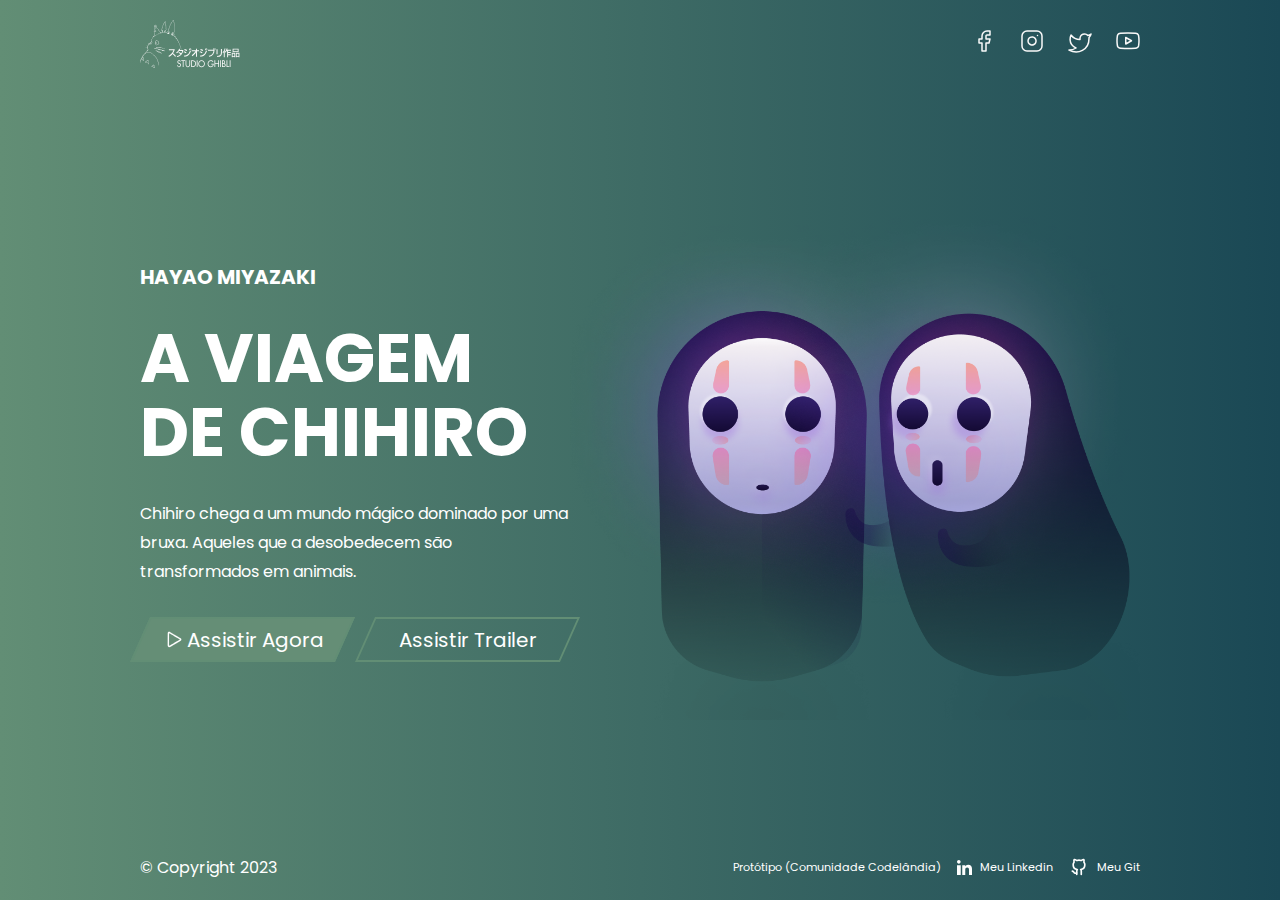
<file: Desafios/Desafio 05/index.html>
<!DOCTYPE html>
<html lang="pt-br">

<head>
    <meta charset="UTF-8">
    <meta name="viewport" content="width=device-width, initial-scale=1.0">
    <link rel="stylesheet" href="./style/style.css">
    <link rel="shortcut icon" href="img/logo-iuricode.svg" type="image/x-icon">
    <title>A Viagem de Chihiro</title>
</head>

<body>
    <header>
        <img class="logo-studio" src="img/logo.svg" alt="logo-studio-ghibli">
        <nav>
            <ul class="navigation">
                <li class="animation-li">
                    <img src="img/redes/facebook.svg" alt="">
                </li>
                <li class="animation-li">
                    <img src="img/redes/instagram.svg" alt="">
                </li>
                <li class="animation-li">
                    <img src="img/redes/twitter.svg" alt="">

                </li>
                <li class="animation-li">
                    <img src="img/redes/youtube.svg" alt="">
                </li>
            </ul>
        </nav>
    </header>
    <main>
        <section class="content">
            <div class="container-one">
                <h3 class="sub-title">Hayao Miyazaki</h3>
                <h1 class="title">A viagem de chihiro</h1>
                <p class="paragraph-content">
                    Chihiro chega a um mundo mágico dominado por uma bruxa. Aqueles que a desobedecem são transformados
                    em
                    animais.
                </p>
                <div class="container-buttons">
                    <a class="watch">
                        <img class="play-ico" src="img/play.svg" alt="">
                        <p>Assistir Agora</p>
                    </a>
                    <a class="watch-two">
                        <p>Assistir Trailer</p>
                    </a>
                </div>
            </div>
            <div class="container-two">
                <img src="img/ghost.png" alt="">
            </div>
        </section>
    </main>
    <footer>
        <span>© Copyright 2023</span>
        <div class="box">
            <a class="link"
                href="https://www.figma.com/file/Yb9IBH56g7T1hdIyZ3BMNO/Desafios---Codel%C3%A2ndia?type=design&node-id=5854%3A2&t=EYyifYaUGLNGNRRY-1">Protótipo
                (Comunidade Codelândia)</a>
            <a href=""><img src="img/redes/linkedin.svg" alt="">
                <p>Meu Linkedin</p>
            </a>
            <a href=""><img src="img/redes/github.svg" alt="">
                <p>Meu Git</p>
            </a>
        </div>
    </footer>
</body>

</html>
</file>
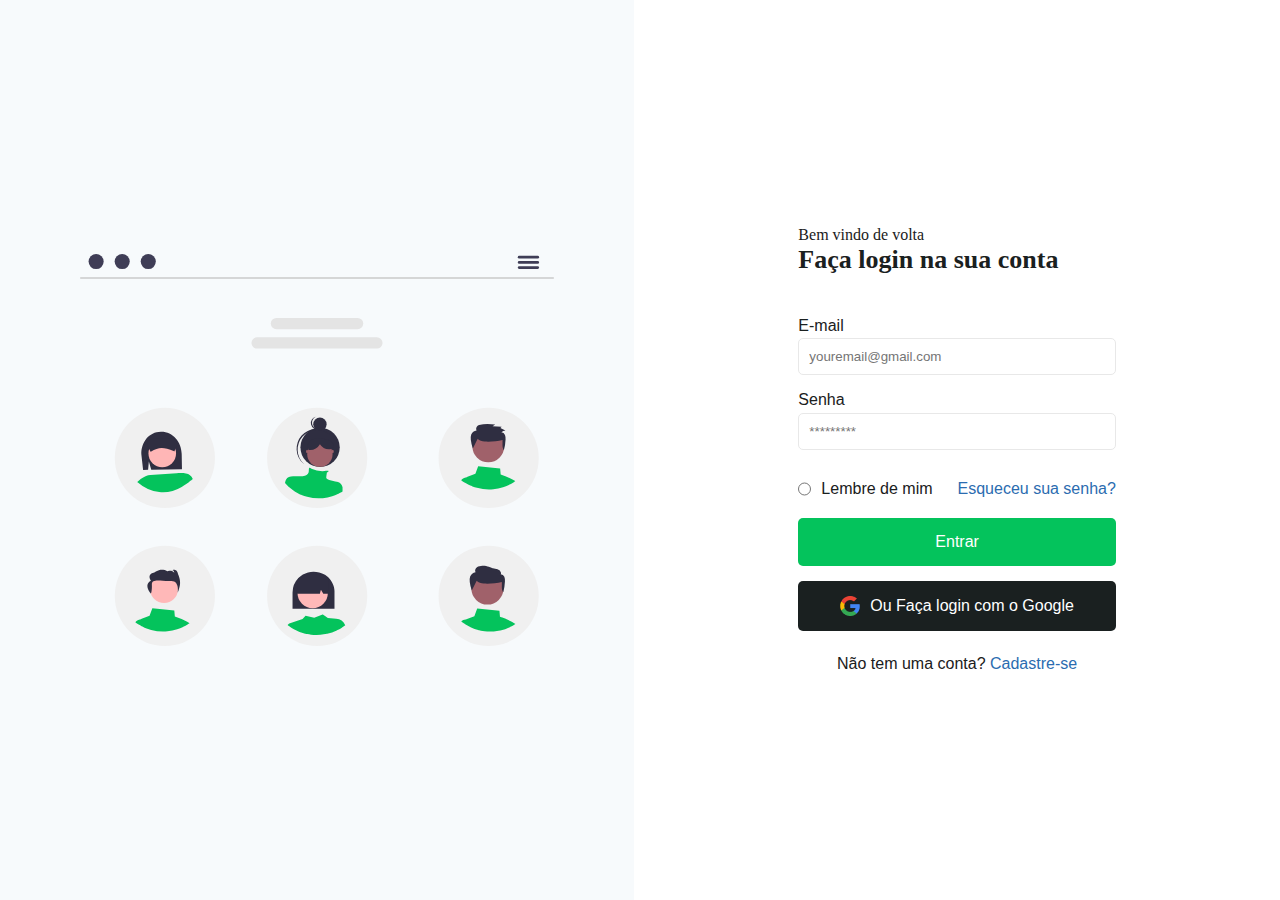
<file: Desafios/Desafio04/index.html>
<!DOCTYPE html>
<html lang="pt-br">

<head>
  <meta charset="UTF-8">
  <meta name="viewport" content="width=device-width, initial-scale=1.0">
  <link rel="shortcut icon" href="img/user-ico.png" type="image/x-icon">
  <link rel="stylesheet" href="style/style.css">
  <title>Login</title>
</head>

<body class="container">

  <section class="container-image">
    <img class="svg-user" src="img/illustration.svg" alt="ilustração usuários">
  </section>
  <section class="container-form">
    <div class="container-form__content">
      <div class="form-title">
        <h3 class="sub-title">Bem vindo de volta</h3>
        <h2 class="title "> Faça login na sua conta</h2>
      </div>
      <form>
        <label class="label-form" for="area-email">E-mail</label>
        <input type="email" id="area-email" placeholder="youremail@gmail.com">
        <label class="label-form" for="area-password">Senha</label>
        <input type="password" id="area-password" placeholder="*********">

        <div class="form-bottom">
          <div class="radio-container">
            <input type="radio" id="remember">
            <label for="remember">Lembre de mim</label>
          </div>
          <a class="link" href="#">Esqueceu sua senha?</a>
        </div>
        <button class="button-login">Entrar</button>
        <button class="button-google"><img src="img/google.png" alt="google logo">Ou Faça login com o Google</button>
      </form>
      <div class="container-register">
        <span class="no-account">Não tem uma conta? <a class="link" href="#">Cadastre-se</a></span>
      </div>
    </div>

  </section>

</body>

</html>
</file>
<file: Desafios/Desafio 05/style/style.css>
@import "../style/global.css";
@import "../style/header.css";
@import "../style/content.css";
@import "../style/footer.css";
@import "../style/responsive.css";
</file>
<file: Desafios/Desafio04/style/style.css>
:root {
  /* ==== var typography ==== */
  --font-1: 'Lato', sans-serif;
  --font-2: 'Merriweather', serif;

  /* ==== var color ==== */

  --color-00: #1A2020;
  --color-01: #FFFFFF;
  --color-02: #F7FAFC;
  --color-03: #04C35C;
  --color-04: #2B6CB0;
}

/* ====  settings ==== */
@import url('https://fonts.googleapis.com/css2?family=Lato:wght@100;300;400&family=Merriweather:wght@300;400&display=swap');

* {
  margin: 0;
  padding: 0;
  box-sizing: border-box;
  font-family: var(--font-1);
  color: var(--color-00);
}

a {
  text-decoration: none;
}

img {
  max-width: 100%;
  width: 100%;
}


/* ====  typography ==== */
.sub-title {
  font-size: 1rem;
  font-family: var(--font-2);
  font-weight: 100;
  line-height: 1;
}

.title {
  font-size: 1.625rem;
  font-family: var(--font-2);
  font-weight: 600;
  line-height: 1.3;
}

.label-form {
  font-size: 1rem;
  font-weight: 500;
  line-height: 1.3;
  margin-bottom: 2px;
  margin-top: 15px;
}

.link {
  font-size: 1rem;
  color: var(--color-04);
}

/* ==== content ==== */
.container {
  display: flex;
  align-items: center;
  justify-content: center;
  height: 100vh;
}

.svg-user {
  width: 500px;
}

.container-image {
  background-color: var(--color-02);
  width: 100%;
  height: 100%;
  display: flex;
  align-items: center;
  justify-content: center;
  padding: 80px;
}

.container-form {
  background-color: var(--color-01);
  width: 100%;
  height: 100%;
  display: flex;
  flex-direction: column;
  align-items: center;
  justify-content: center;
  padding: 90px;
}

.container-form__content {
  display: flex;
  flex-direction: column;
  gap: 24px;
}

form {
  display: flex;
  flex-direction: column;
}

.form-bottom {
  display: flex;
  gap: 25px;
  margin-top: 30px;
}

#remember {
  margin-right: 10px;
  border: 1px solid #E8E8E8;
}

.radio-container {
  display: flex;
}

input {
  border-radius: 5px;
  border: 1px solid #E8E8E8;
  padding: 10px;
}

input:focus {
  outline: 0;
}

button {
  font-size: 1rem;
  border: none;
  padding: 15px;
  display: flex;
  align-items: center;
  justify-content: center;
  gap: 10px;
  font-size: 1rem;
  font-weight: 500;
  font-family: var(--font-1);
  color: var(--color-01);
  border-radius: 5px;
}

button img {
  width: 20px;
  height: 20px;
}

.button-google {
  background-color: var(--color-00);
}

.button-login {
  background-color: var(--color-03);
  margin-bottom: 15px;
  margin-top: 20px;
}

.container-register {
  display: flex;
  justify-content: center;
}

@media(max-width:600px) {
  .container-image {
    display: none;
  }

  .container-form {
    padding: 0 40px;
  }

  #remember {
    font-size: 0.875rem;
  }

  .form-bottom .link {
    font-size: 0.875rem;
  }
}
</file>
